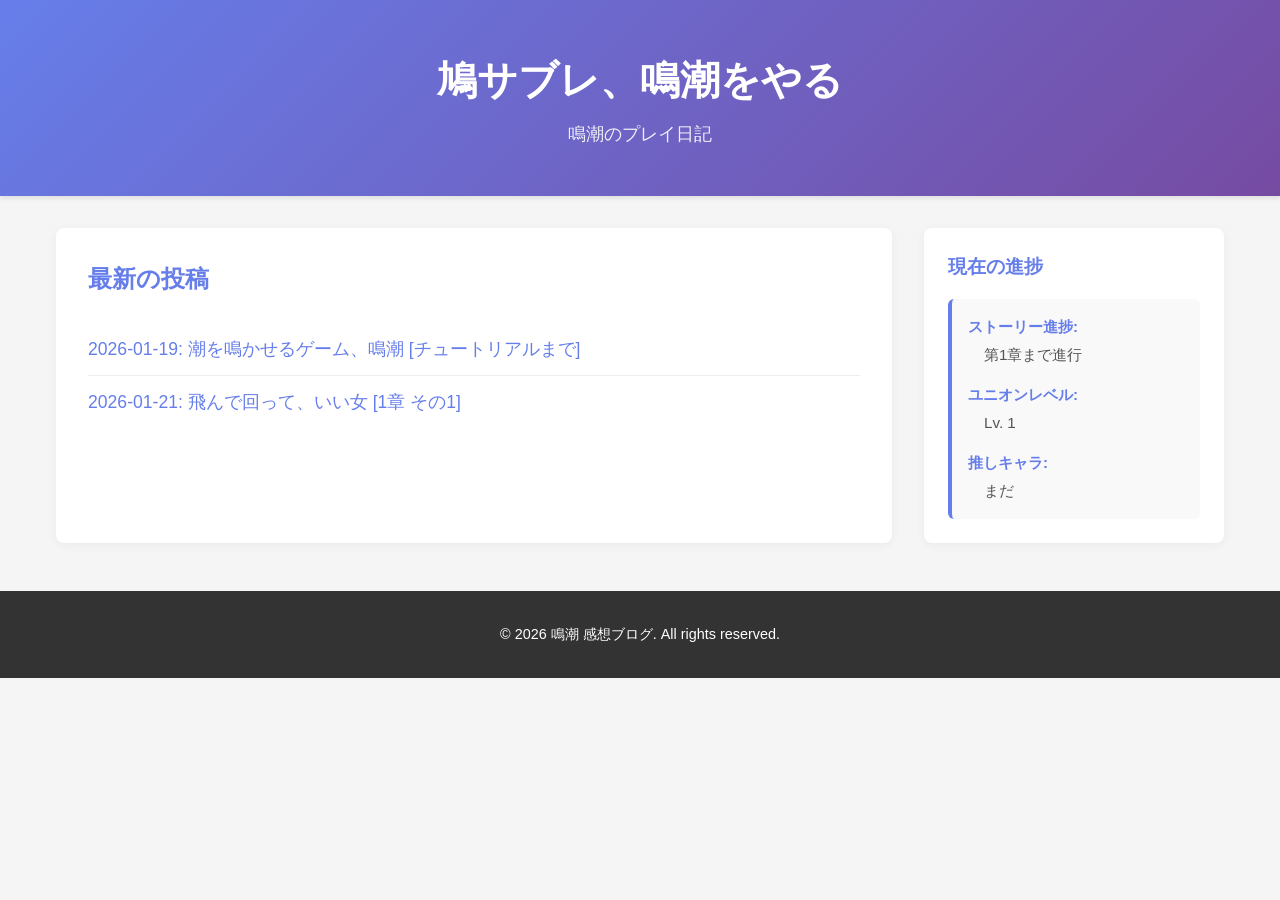
<file: index.html>
<!DOCTYPE html>
<html lang="ja">
<head>
    <meta charset="UTF-8">
    <meta name="viewport" content="width=device-width, initial-scale=1.0">
    <title>鳩サブレ、鳴潮をやる</title>
    <link rel="stylesheet" href="style.css">
</head>
<body>
    <header>
        <h1>鳩サブレ、鳴潮をやる</h1>
        <p>鳴潮のプレイ日記</p>
    </header>

    <main class="container">
        <section class="posts">
            <h2>最新の投稿</h2>
            <ul class="post-list">
                <li><a href="posts/2026-01-19.html">2026-01-19: 潮を鳴かせるゲーム、鳴潮 [チュートリアルまで]</a></li>
                <li><a href="posts/2026-01-21.html">2026-01-21: 飛んで回って、いい女 [1章 その1]</a></li>
            </ul>
        </section>

        <aside class="sidebar" id="sidebar-progress">
        </aside>
    </main>

    <footer>
        <p>&copy; 2026 鳴潮 感想ブログ. All rights reserved.</p>
    </footer>

    <script src="components/progress.js"></script>
    <script>
        renderProgressInfo('#sidebar-progress');
    </script>
</body>
</html>
</file>
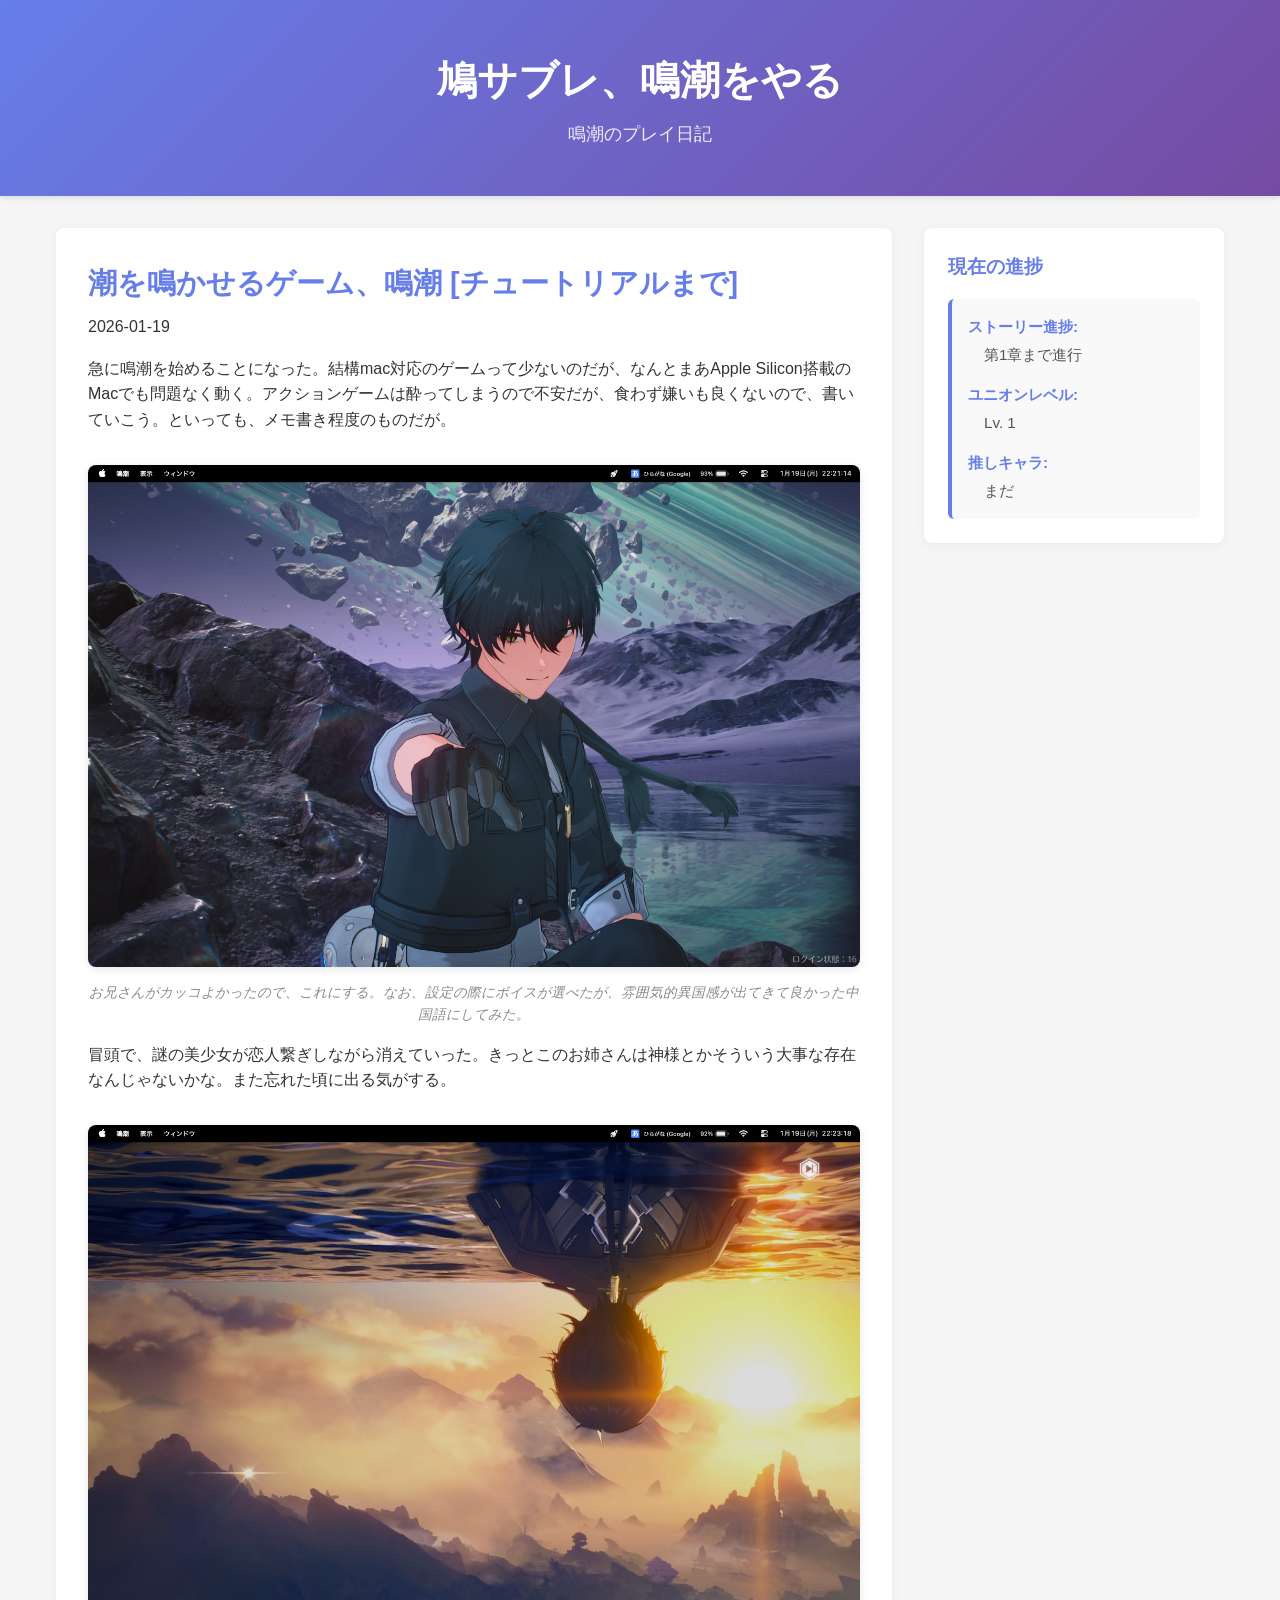
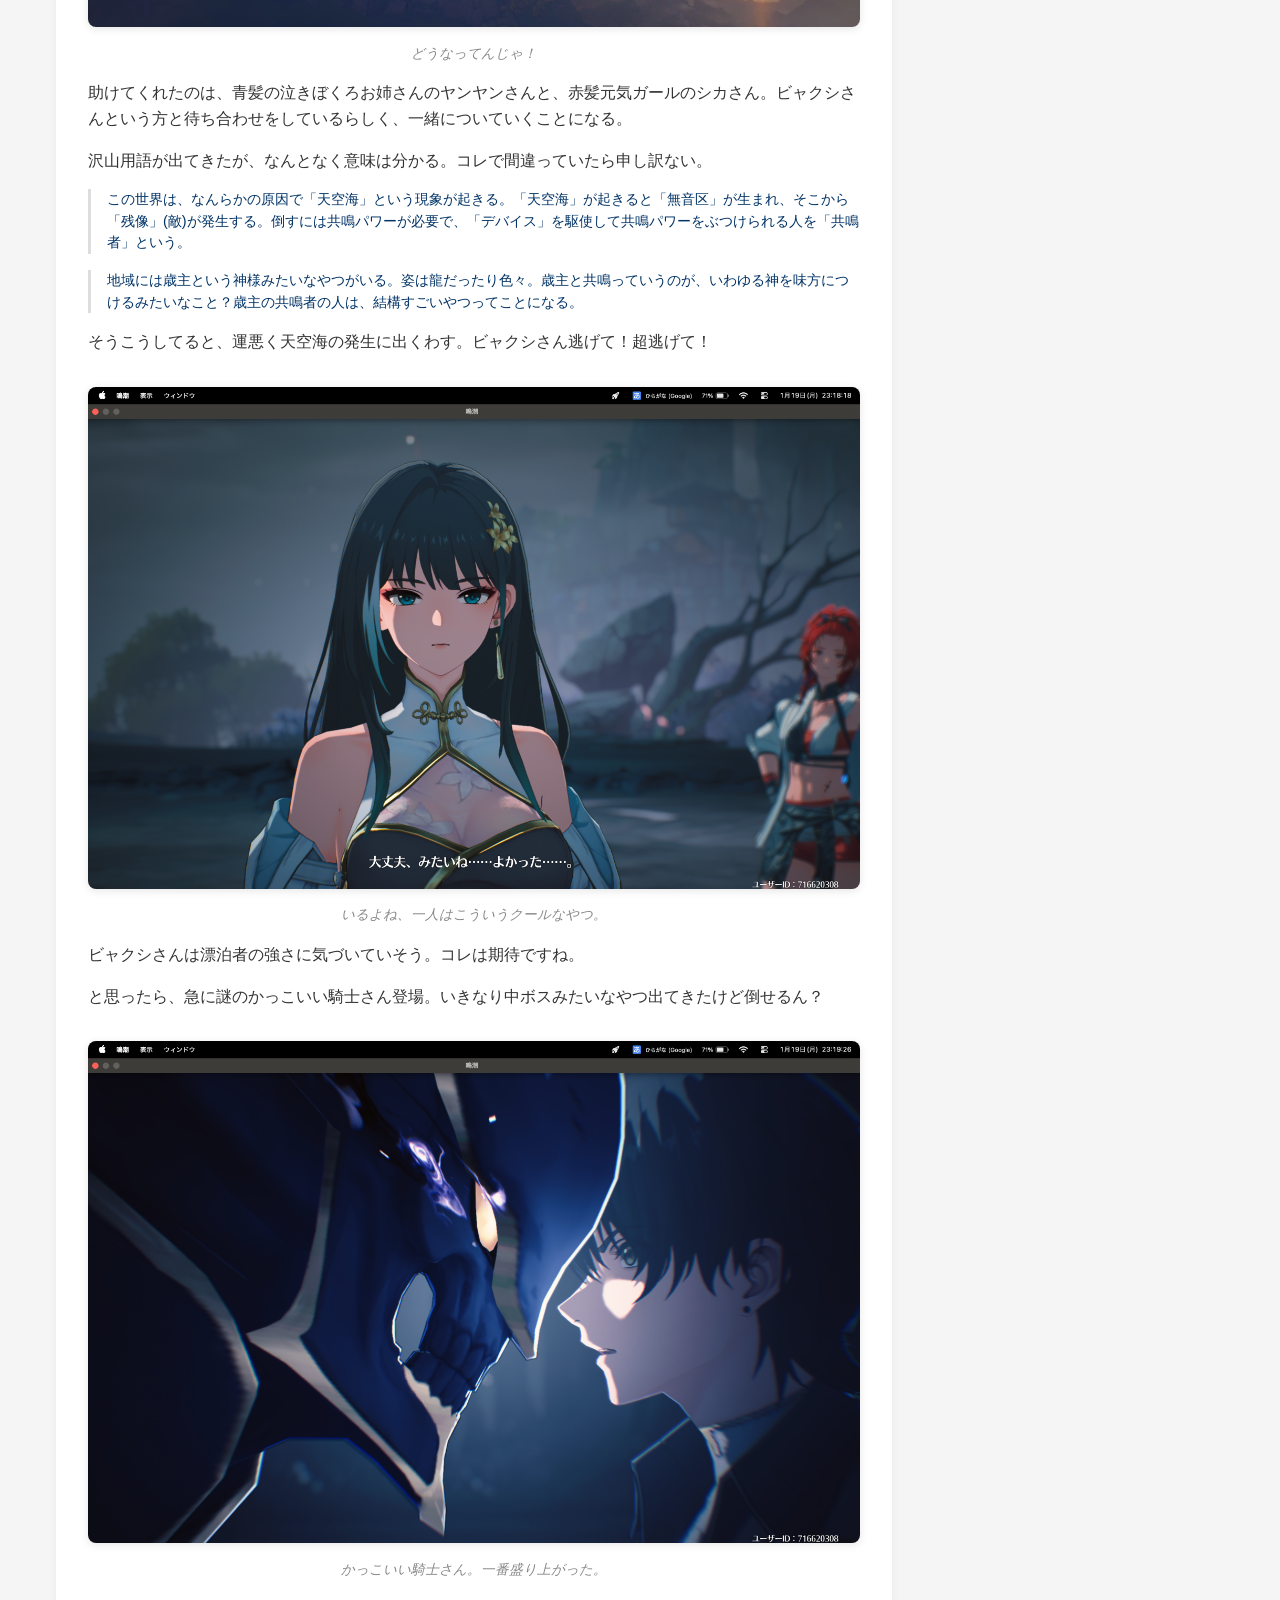
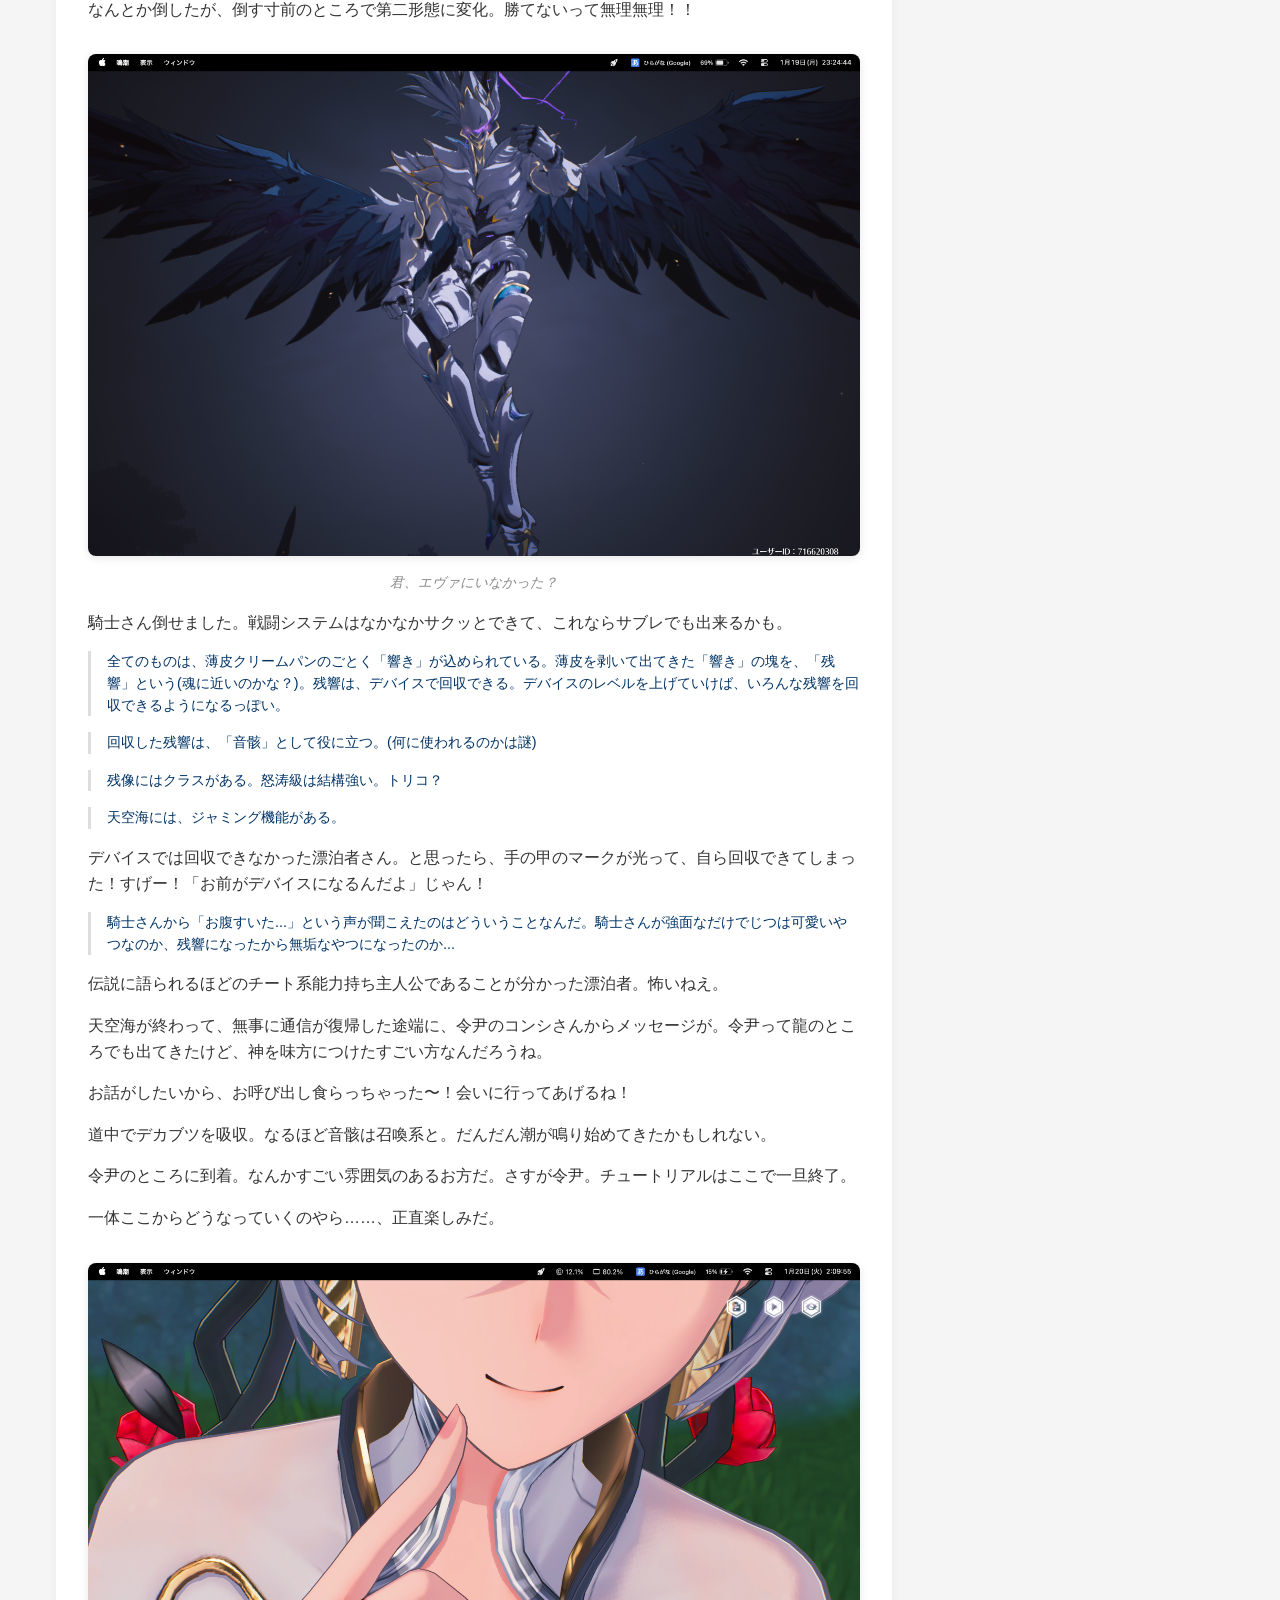
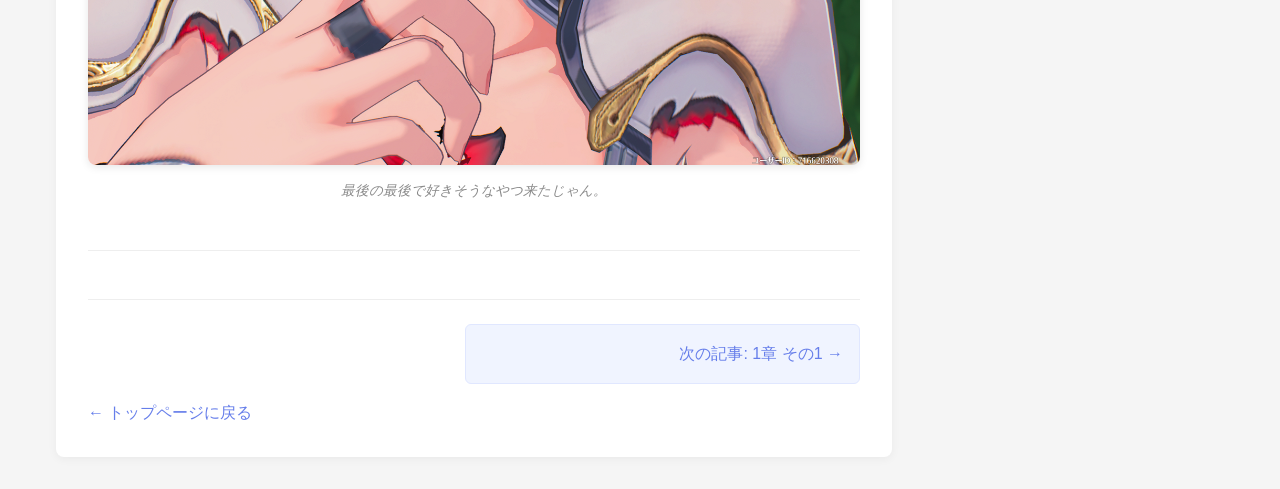
<file: posts/2026-01-19.html>
<!DOCTYPE html>
<html lang="ja">
<head>
    <meta charset="UTF-8">
    <meta name="viewport" content="width=device-width, initial-scale=1.0">
    <title>潮を鳴かせるゲーム、鳴潮 - 鳩サブレ、鳴潮をやる</title>
    <link rel="stylesheet" href="../style.css">
</head>
<body>
    <header>
        <h1>鳩サブレ、鳴潮をやる</h1>
        <p>鳴潮のプレイ日記</p>
    </header>

    <main class="container">
        <section class="posts">
            <article class="post">
                <h2>潮を鳴かせるゲーム、鳴潮 [チュートリアルまで]</h2>
                <p class="date">2026-01-19</p>

                <p>急に鳴潮を始めることになった。結構mac対応のゲームって少ないのだが、なんとまあApple Silicon搭載のMacでも問題なく動く。アクションゲームは酔ってしまうので不安だが、食わず嫌いも良くないので、書いていこう。といっても、メモ書き程度のものだが。</p>

                <div class="post-image-group" data-src="../image/2026-01-19/1_oniisan.png" data-caption="お兄さんがカッコよかったので、これにする。なお、設定の際にボイスが選べたが、雰囲気的異国感が出てきて良かった中国語にしてみた。"></div>

                <p>冒頭で、謎の美少女が恋人繋ぎしながら消えていった。きっとこのお姉さんは神様とかそういう大事な存在なんじゃないかな。また忘れた頃に出る気がする。</p>
                <div class="post-image-group" data-src="../image/2026-01-19/4_amazing.png" data-caption="どうなってんじゃ！"></div>

                <p>助けてくれたのは、青髪の泣きぼくろお姉さんのヤンヤンさんと、赤髪元気ガールのシカさん。ビャクシさんという方と待ち合わせをしているらしく、一緒についていくことになる。</p>
                <p>沢山用語が出てきたが、なんとなく意味は分かる。コレで間違っていたら申し訳ない。</p>
                <p class="post-kousatu">この世界は、なんらかの原因で「天空海」という現象が起きる。「天空海」が起きると「無音区」が生まれ、そこから「残像」(敵)が発生する。倒すには共鳴パワーが必要で、「デバイス」を駆使して共鳴パワーをぶつけられる人を「共鳴者」という。</p>
                <p class="post-kousatu">地域には歳主という神様みたいなやつがいる。姿は龍だったり色々。歳主と共鳴っていうのが、いわゆる神を味方につけるみたいなこと？歳主の共鳴者の人は、結構すごいやつってことになる。</p>

                <p>そうこうしてると、運悪く天空海の発生に出くわす。ビャクシさん逃げて！超逃げて！</p>
                <div class="post-image-group" data-src="../image/2026-01-19/9_byakusi.png" data-caption="いるよね、一人はこういうクールなやつ。"></div>

                <p>ビャクシさんは漂泊者の強さに気づいていそう。コレは期待ですね。</p>
                <p>と思ったら、急に謎のかっこいい騎士さん登場。いきなり中ボスみたいなやつ出てきたけど倒せるん？</p>
                <div class="post-image-group" data-src="../image/2026-01-19/10_kakkoii.png" data-caption="かっこいい騎士さん。一番盛り上がった。"></div>

                <p>なんとか倒したが、倒す寸前のところで第二形態に変化。勝てないって無理無理！！</p>
                <div class="post-image-group" data-src="../image/2026-01-19/11_eva.png" data-caption="君、エヴァにいなかった？"></div>

                <p>騎士さん倒せました。戦闘システムはなかなかサクッとできて、これならサブレでも出来るかも。</p>

                <p class="post-kousatu">全てのものは、薄皮クリームパンのごとく「響き」が込められている。薄皮を剥いて出てきた「響き」の塊を、「残響」という(魂に近いのかな？)。残響は、デバイスで回収できる。デバイスのレベルを上げていけば、いろんな残響を回収できるようになるっぽい。</p>
                <p class="post-kousatu">回収した残響は、「音骸」として役に立つ。(何に使われるのかは謎)</p>
                <p class="post-kousatu">残像にはクラスがある。怒涛級は結構強い。トリコ？</p>
                <p class="post-kousatu">天空海には、ジャミング機能がある。</p>

                <p>デバイスでは回収できなかった漂泊者さん。と思ったら、手の甲のマークが光って、自ら回収できてしまった！すげー！「お前がデバイスになるんだよ」じゃん！</p>
                <p class="post-kousatu">騎士さんから「お腹すいた...」という声が聞こえたのはどういうことなんだ。騎士さんが強面なだけでじつは可愛いやつなのか、残響になったから無垢なやつになったのか...</p>
                <p>伝説に語られるほどのチート系能力持ち主人公であることが分かった漂泊者。怖いねえ。</p>

                <p>天空海が終わって、無事に通信が復帰した途端に、令尹のコンシさんからメッセージが。令尹って龍のところでも出てきたけど、神を味方につけたすごい方なんだろうね。</p>
                <p>お話がしたいから、お呼び出し食らっちゃった〜！会いに行ってあげるね！</p>
                <p>道中でデカブツを吸収。なるほど音骸は召喚系と。だんだん潮が鳴り始めてきたかもしれない。</p>

                <p>令尹のところに到着。なんかすごい雰囲気のあるお方だ。さすが令尹。チュートリアルはここで一旦終了。</p>
                <p>一体ここからどうなっていくのやら……、正直楽しみだ。</p>
                <div class="post-image-group" data-src="../image/2026-01-19/12_nazo.png" data-caption="最後の最後で好きそうなやつ来たじゃん。"></div>
                
            </article>
            
            <a href="../index.html" class="back-link">← トップページに戻る</a>
        </section>

        <aside class="sidebar" id="sidebar-progress">
        </aside>
    </main>

    <script src="../components/progress.js"></script>
    <script src="../components/post-image.js"></script>
    <script>
        renderProgressInfo('#sidebar-progress');
    </script>
</body>
</html>
</file>
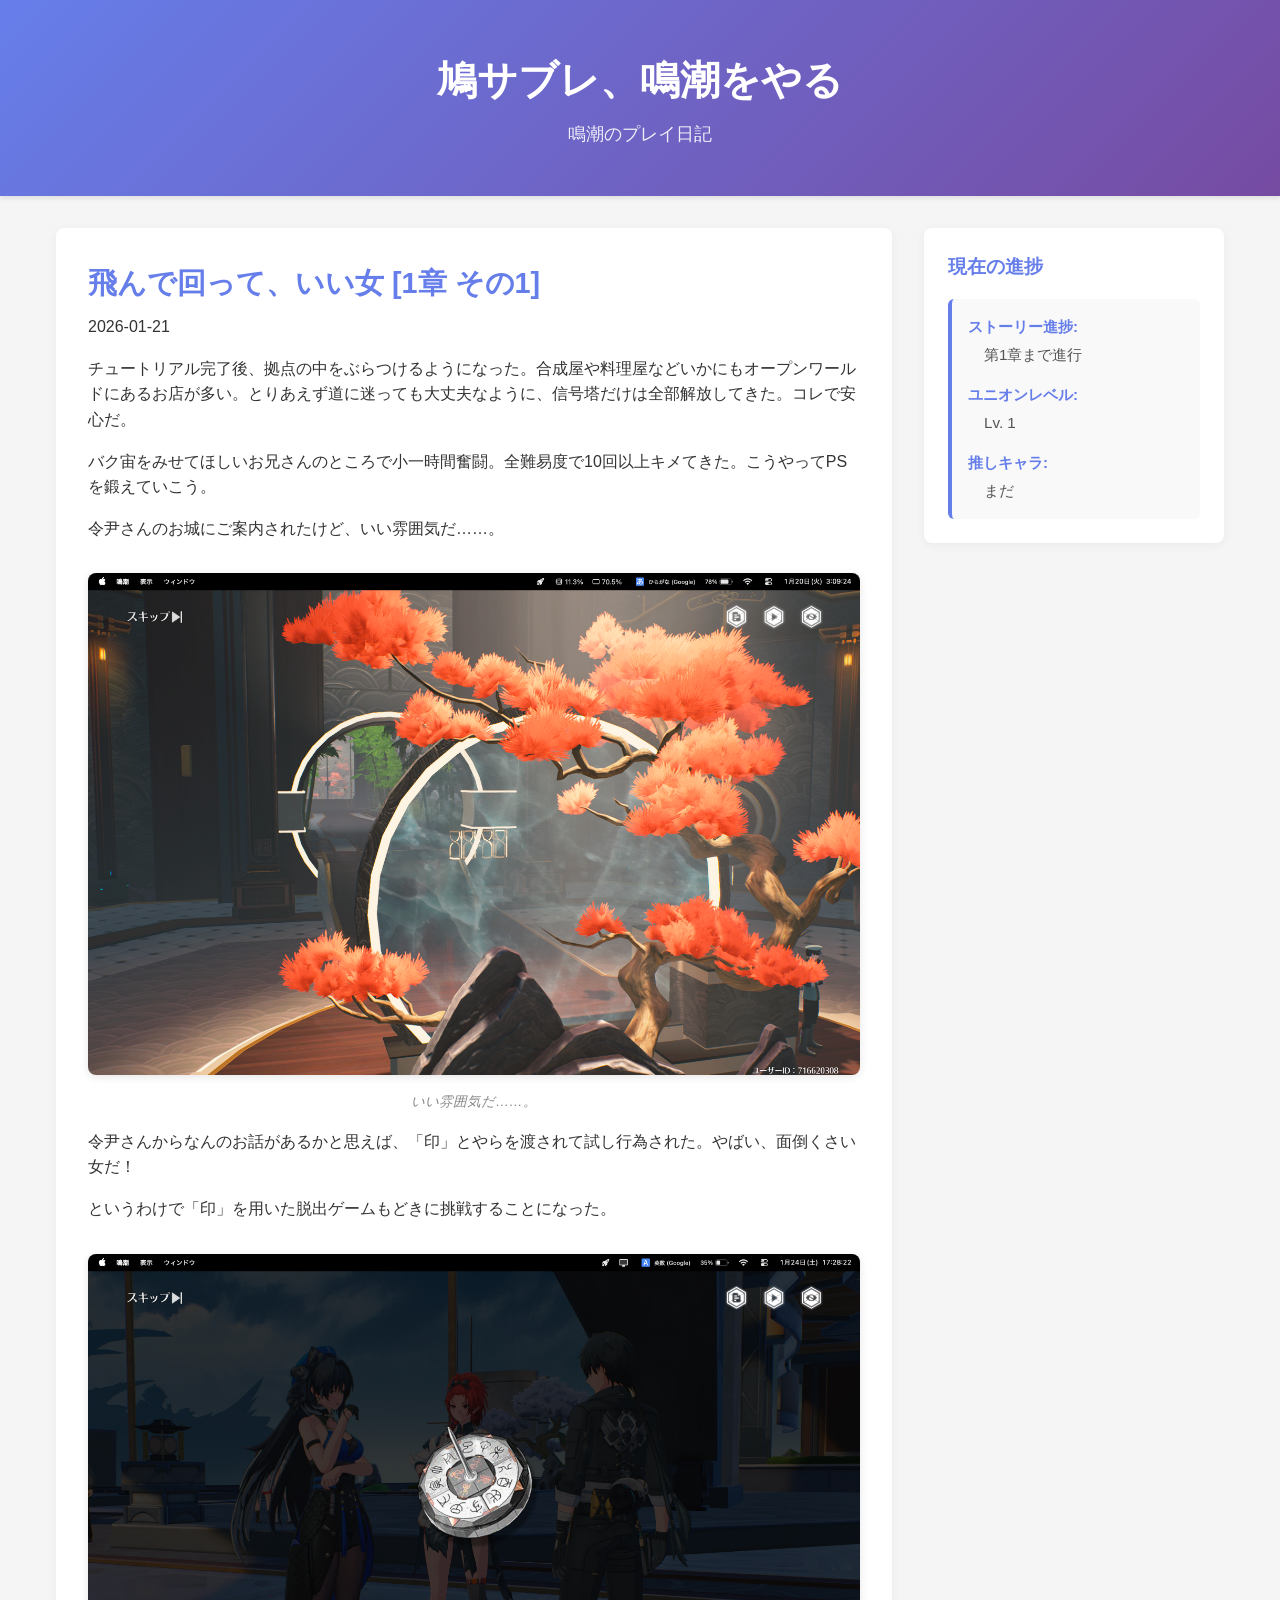
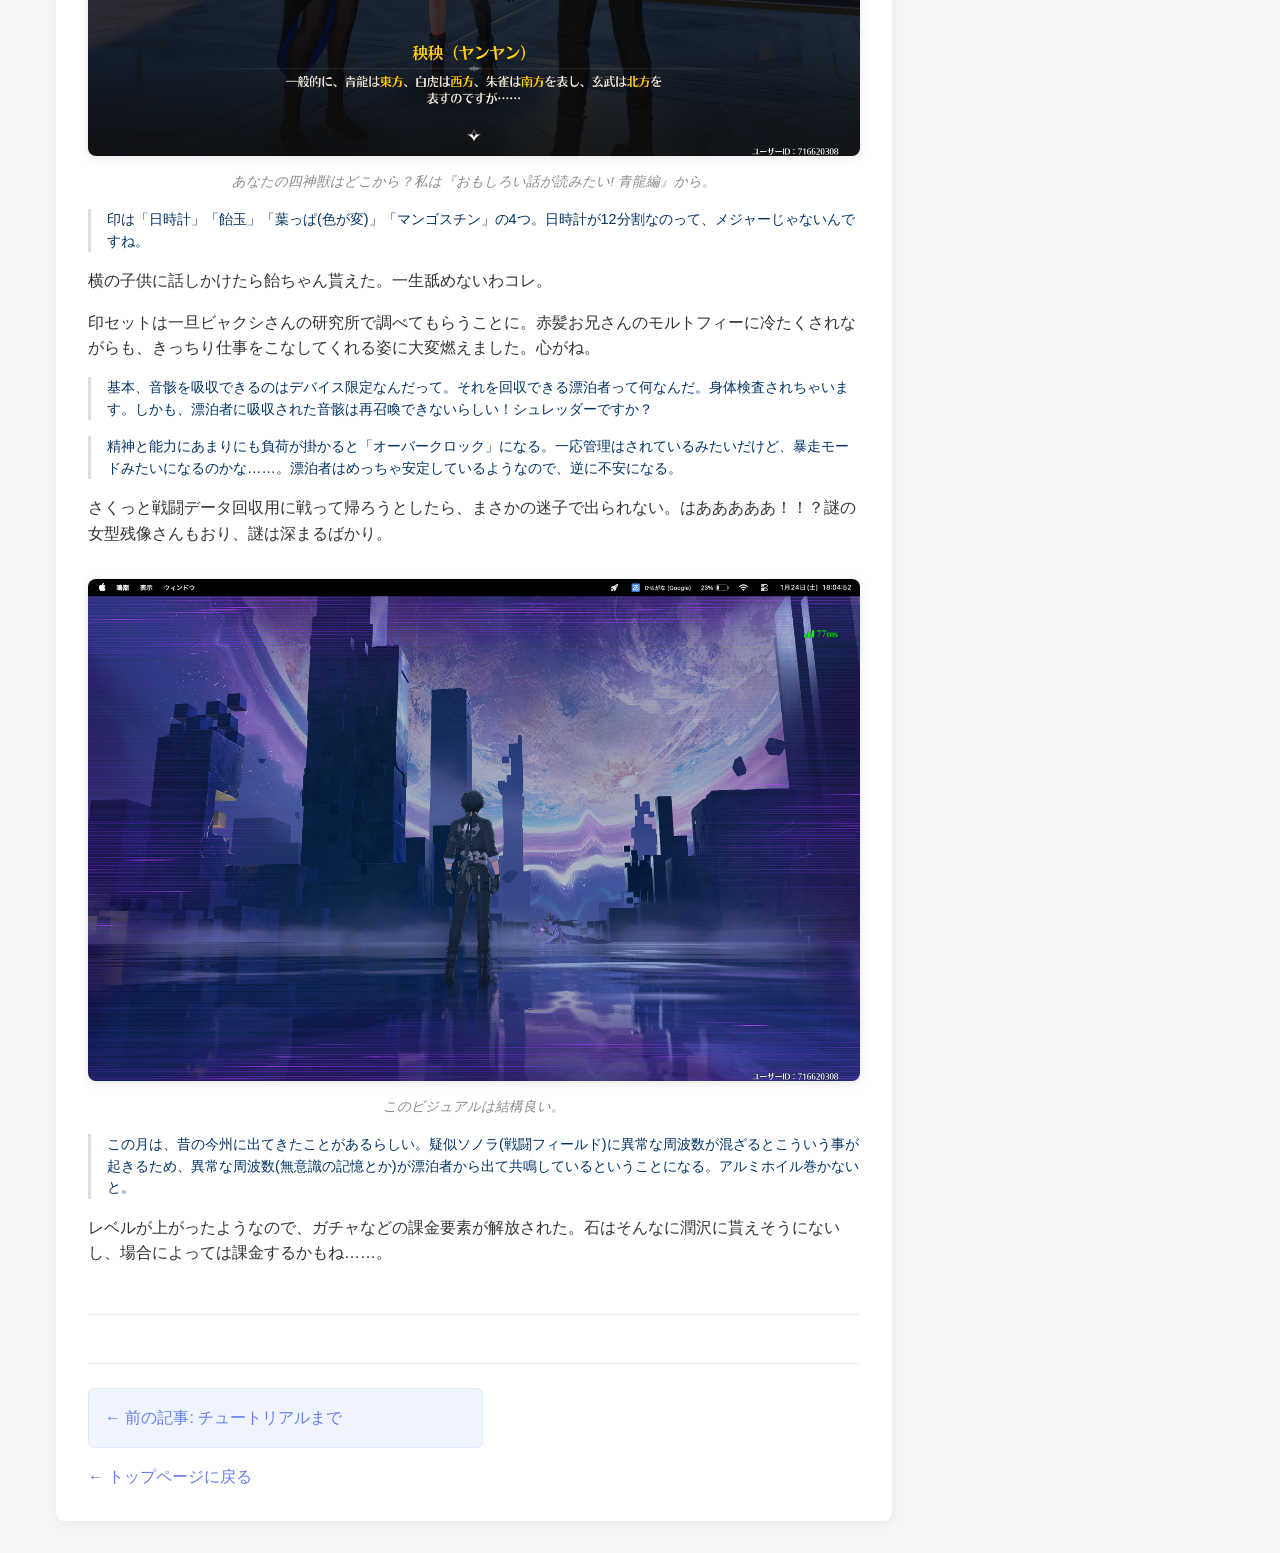
<file: posts/2026-01-21.html>
<!DOCTYPE html>
<html lang="ja">
<head>
    <meta charset="UTF-8">
    <meta name="viewport" content="width=device-width, initial-scale=1.0">
    <title>飛んで回って、いい女 - 鳩サブレ、鳴潮をやる</title>
    <link rel="stylesheet" href="../style.css">
</head>
<body>
    <header>
        <h1>鳩サブレ、鳴潮をやる</h1>
        <p>鳴潮のプレイ日記</p>
    </header>

    <main class="container">
        <section class="posts">
            <article class="post">
                <h2>飛んで回って、いい女 [1章 その1]</h2>
                <p class="date">2026-01-21</p>

                <p>チュートリアル完了後、拠点の中をぶらつけるようになった。合成屋や料理屋などいかにもオープンワールドにあるお店が多い。とりあえず道に迷っても大丈夫なように、信号塔だけは全部解放してきた。コレで安心だ。</p>

                <p>バク宙をみせてほしいお兄さんのところで小一時間奮闘。全難易度で10回以上キメてきた。こうやってPSを鍛えていこう。</p>
                <p>令尹さんのお城にご案内されたけど、いい雰囲気だ……。</p>
                <div class="post-image-group" data-src="../image/2026-01-21/1_ii.png" data-caption="いい雰囲気だ……。"></div>
                <p>令尹さんからなんのお話があるかと思えば、「印」とやらを渡されて試し行為された。やばい、面倒くさい女だ！</p>
                <p>というわけで「印」を用いた脱出ゲームもどきに挑戦することになった。</p>
                <div class="post-image-group" data-src="../image/2026-01-21/2_sinju.png" data-caption="あなたの四神獣はどこから？私は『おもしろい話が読みたい! 青龍編』から。"></div>
                <p class="post-kousatu">印は「日時計」「飴玉」「葉っぱ(色が変)」「マンゴスチン」の4つ。日時計が12分割なのって、メジャーじゃないんですね。</p>
                <p>横の子供に話しかけたら飴ちゃん貰えた。一生舐めないわコレ。</p>
                <p>印セットは一旦ビャクシさんの研究所で調べてもらうことに。赤髪お兄さんのモルトフィーに冷たくされながらも、きっちり仕事をこなしてくれる姿に大変燃えました。心がね。</p>
                <p class="post-kousatu">基本、音骸を吸収できるのはデバイス限定なんだって。それを回収できる漂泊者って何なんだ。身体検査されちゃいます。しかも、漂泊者に吸収された音骸は再召喚できないらしい！シュレッダーですか？</p>
                <p class="post-kousatu">精神と能力にあまりにも負荷が掛かると「オーバークロック」になる。一応管理はされているみたいだけど、暴走モードみたいになるのかな……。漂泊者はめっちゃ安定しているようなので、逆に不安になる。</p>
                <p>さくっと戦闘データ回収用に戦って帰ろうとしたら、まさかの迷子で出られない。はあああああ！！？謎の女型残像さんもおり、謎は深まるばかり。</p>
                <div class="post-image-group" data-src="../image/2026-01-21/3_moon.png" data-caption="このビジュアルは結構良い。"></div>
                <p class="post-kousatu">この月は、昔の今州に出てきたことがあるらしい。疑似ソノラ(戦闘フィールド)に異常な周波数が混ざるとこういう事が起きるため、異常な周波数(無意識の記憶とか)が漂泊者から出て共鳴しているということになる。アルミホイル巻かないと。</p>

                <p>レベルが上がったようなので、ガチャなどの課金要素が解放された。石はそんなに潤沢に貰えそうにないし、場合によっては課金するかもね……。</p>
            </article>
            
            <a href="../index.html" class="back-link">← トップページに戻る</a>
        </section>

        <aside class="sidebar" id="sidebar-progress">
        </aside>
    </main>

    <script src="../components/progress.js"></script>
    <script src="../components/post-image.js"></script>
    <script>
        renderProgressInfo('#sidebar-progress');
    </script>
</body>
</html>
</file>
<file: style.css>
* {
    margin: 0;
    padding: 0;
    box-sizing: border-box;
}

body {
    font-family: 'Segoe UI', Tahoma, Geneva, Verdana, sans-serif;
    line-height: 1.6;
    color: #333;
    background-color: #f5f5f5;
}

header {
    background: linear-gradient(135deg, #667eea 0%, #764ba2 100%);
    color: white;
    text-align: center;
    padding: 3rem 1rem;
    box-shadow: 0 2px 5px rgba(0,0,0,0.1);
}

header h1 {
    font-size: 2.5rem;
    margin-bottom: 0.5rem;
}

header p {
    font-size: 1.1rem;
    opacity: 0.9;
}

.container {
    display: grid;
    grid-template-columns: 1fr 300px;
    gap: 2rem;
    max-width: 1200px;
    margin: 2rem auto;
    padding: 0 1rem;
}

.posts {
    background: white;
    padding: 2rem;
    border-radius: 8px;
    box-shadow: 0 2px 10px rgba(0,0,0,0.05);
}

.posts h2 {
    color: #667eea;
    margin-bottom: 1.5rem;
    font-size: 1.5rem;
}

.post-list {
    list-style: none;
}

.post-list li {
    padding: 0.75rem 0;
    border-bottom: 1px solid #eee;
}

.post-list li:last-child {
    border-bottom: none;
}

.post-list a {
    color: #667eea;
    text-decoration: none;
    font-size: 1.1rem;
    transition: color 0.3s;
}

.post-list a:hover {
    color: #764ba2;
    text-decoration: underline;
}

.post {
    margin-bottom: 3rem;
    padding-bottom: 2rem;
    border-bottom: 1px solid #eee;
}

.post:last-child {
    border-bottom: none;
    margin-bottom: 0;
    padding-bottom: 0;
}

.post h2 {
    margin-bottom: 0.5rem;
    font-size: 1.8rem;
}

.post-title-link {
    color: #667eea;
    text-decoration: none;
    transition: color 0.3s;
}

.post-title-link:hover {
    color: #764ba2;
}

.post-date {
    color: #888;
    font-size: 0.9rem;
    margin-bottom: 1rem;
}

.post-image {
    max-width: 100%;
    height: auto;
    border-radius: 8px;
    margin: 1rem 0 0.5rem 0;
    box-shadow: 0 2px 8px rgba(0,0,0,0.1);
}

.post-caption {
    font-size: 0.85rem;
    color: #888;
    margin: 0 0 1rem 0;
    font-style: italic;
    text-align: center;
}

.post-kousatu {
    font-size: 0.9rem;
    color: #003366;
    margin: 0.5rem 0 1rem 0;
    padding-left: 1rem;
    border-left: 3px solid #ddd;
    line-height: 1.5;
}

.post p {
    margin-bottom: 1rem;
}

.back-link {
    display: inline-block;
    margin-top: 1rem;
    color: #667eea;
    text-decoration: none;
    transition: color 0.3s;
    font-weight: 500;
}

.back-link:hover {
    color: #764ba2;
    text-decoration: underline;
}

.post-navigation {
    display: flex;
    justify-content: space-between;
    gap: 1rem;
    margin-top: 2rem;
    padding-top: 1.5rem;
    border-top: 1px solid #eee;
}

.post-navigation a {
    flex: 1;
    padding: 1rem;
    background-color: #f0f4ff;
    border-radius: 6px;
    color: #667eea;
    text-decoration: none;
    transition: all 0.3s;
    border: 1px solid #e0e7ff;
    text-align: center;
    font-weight: 500;
}

.post-navigation a:hover {
    background-color: #e0e7ff;
    border-color: #667eea;
    color: #764ba2;
}

.post-navigation .nav-prev {
    text-align: left;
}

.post-navigation .nav-next {
    text-align: right;
}

.post-navigation span {
    flex: 1;
}

.sidebar {
    background: white;
    padding: 1.5rem;
    border-radius: 8px;
    box-shadow: 0 2px 10px rgba(0,0,0,0.05);
    height: fit-content;
}

.sidebar h3 {
    color: #667eea;
    margin-top: 0;
    margin-bottom: 1rem;
    font-size: 1.2rem;
}

.sidebar p {
    font-size: 0.95rem;
    margin-bottom: 1.5rem;
    line-height: 1.5;
}

.sidebar ul {
    list-style: none;
}

.sidebar ul li {
    margin-bottom: 0.5rem;
}

.sidebar ul li a {
    color: #667eea;
    text-decoration: none;
    transition: color 0.3s;
}

.sidebar ul li a:hover {
    color: #764ba2;
    text-decoration: underline;
}

.progress-info {
    background-color: #f9f9f9;
    padding: 1rem;
    border-radius: 6px;
    border-left: 4px solid #667eea;
}

.progress-item {
    margin-bottom: 1rem;
}

.progress-item:last-child {
    margin-bottom: 0;
}

.progress-item strong {
    color: #667eea;
    display: block;
    margin-bottom: 0.3rem;
    font-size: 0.95rem;
}

.progress-item p {
    margin: 0;
    padding-left: 1rem;
    color: #555;
}

footer {
    background-color: #333;
    color: white;
    text-align: center;
    padding: 2rem 1rem;
    margin-top: 3rem;
    font-size: 0.9rem;
}

@media (max-width: 768px) {
    .container {
        grid-template-columns: 1fr;
    }

    header h1 {
        font-size: 1.8rem;
    }

    .posts {
        padding: 1rem;
    }

    .sidebar {
        padding: 1rem;
    }
}
</file>
